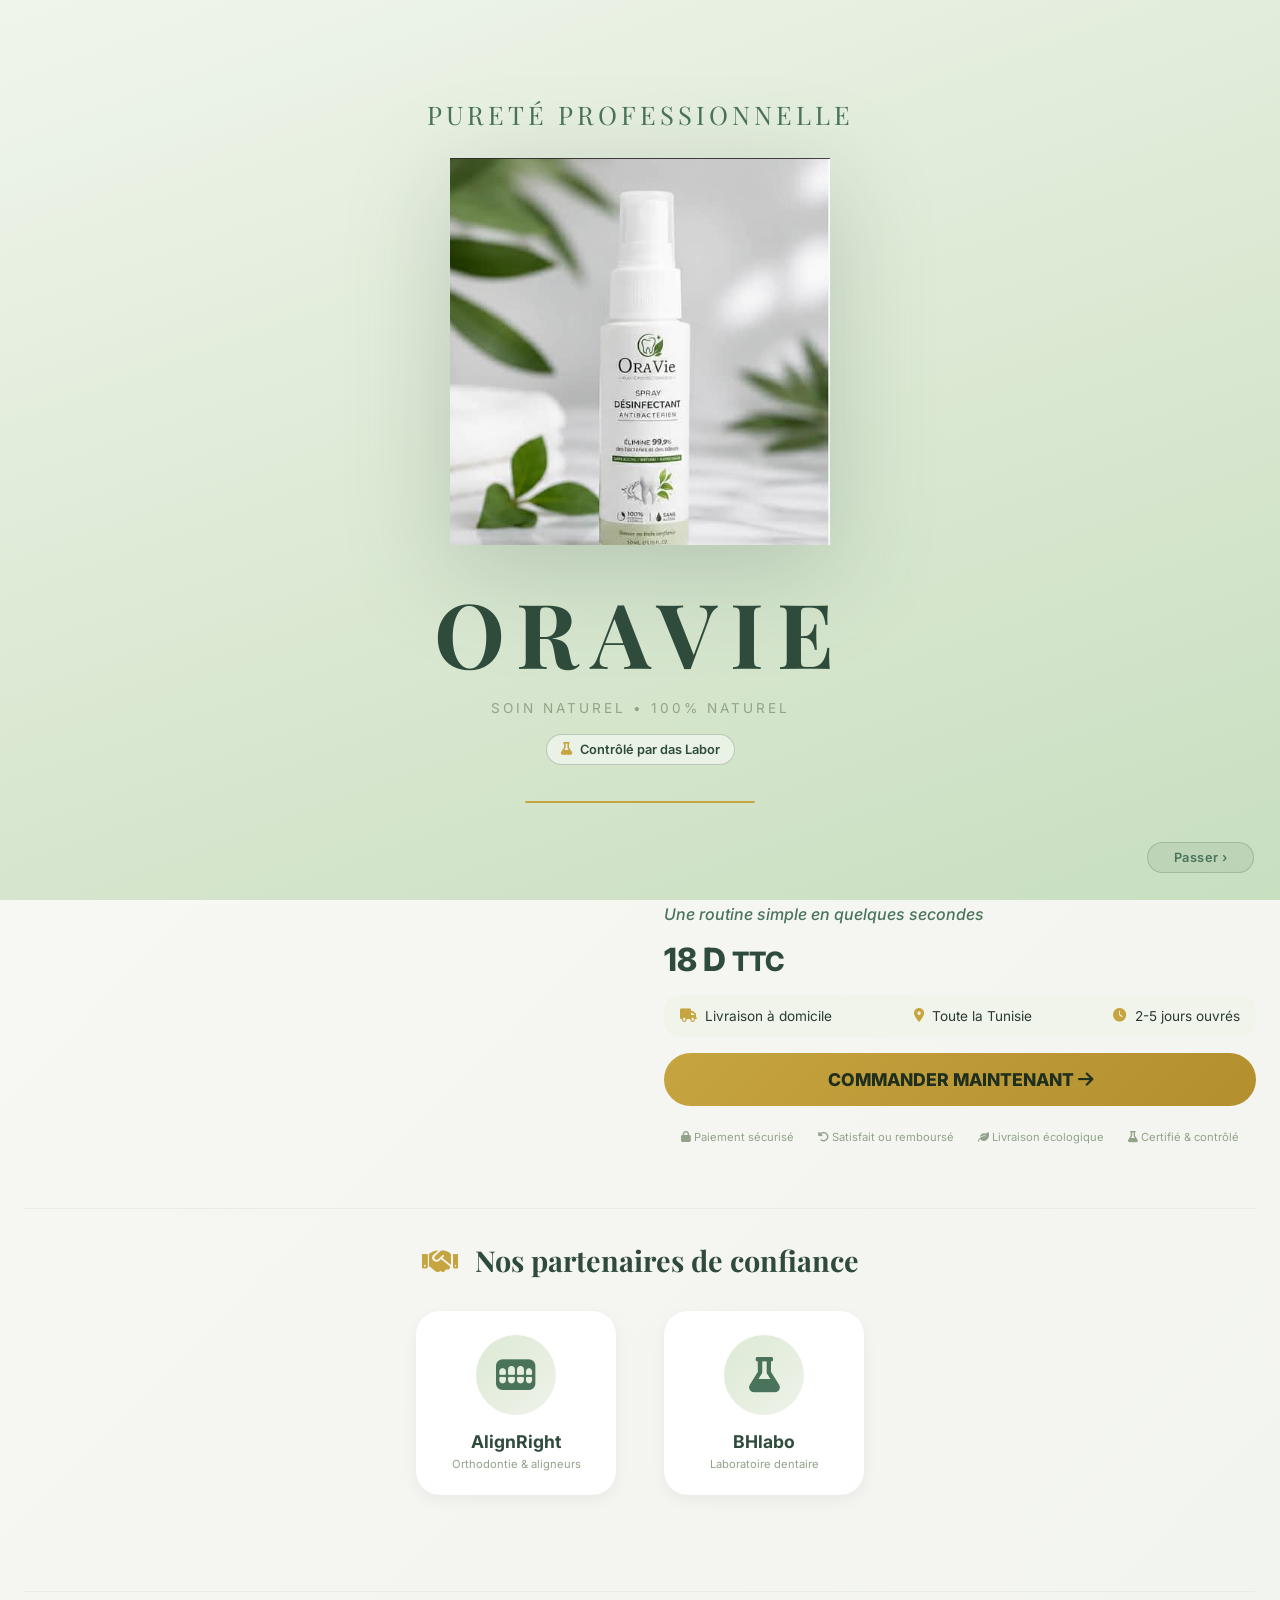
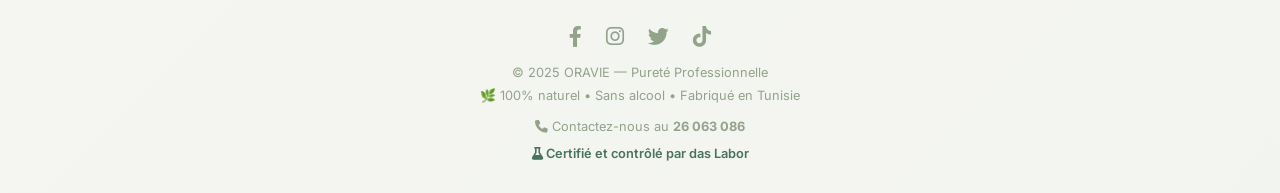
<file: index.html>
<!DOCTYPE html>
<html lang="fr">
<head>
  <meta charset="UTF-8">
  <meta name="viewport" content="width=device-width, initial-scale=1.0, viewport-fit=cover">
  <title>ORAVIE | Spray Désinfectant Antibactérien - 100% naturel</title>
  <link rel="preconnect" href="https://fonts.googleapis.com">
  <link rel="preconnect" href="https://fonts.gstatic.com" crossorigin>
  <link href="https://fonts.googleapis.com/css2?family=Inter:opsz,wght@14..32,300;400;500;600;700;800&family=Playfair+Display:ital,wght@0,400;0,500;0,600;0,700;1,400&display=swap" rel="stylesheet">
  <link rel="stylesheet" href="https://cdnjs.cloudflare.com/ajax/libs/font-awesome/6.0.0-beta3/css/all.min.css">
  <style>
    * {
      margin: 0;
      padding: 0;
      box-sizing: border-box;
    }

    body {
      background: linear-gradient(135deg, #F9F8F6 0%, #F2F4EF 100%);
      font-family: 'Inter', sans-serif;
      color: #2C3A2F;
      min-height: 100vh;
    }

    /* Animations */
    @keyframes fadeInUp {
      from { opacity: 0; transform: translateY(40px); }
      to { opacity: 1; transform: translateY(0); }
    }

    @keyframes fadeIn {
      from { opacity: 0; }
      to { opacity: 1; }
    }

    @keyframes scaleIn {
      from { opacity: 0; transform: scale(0.9); }
      to { opacity: 1; transform: scale(1); }
    }

    @keyframes float {
      0%, 100% { transform: translateY(0px); }
      50% { transform: translateY(-12px); }
    }

    @keyframes pulse {
      0% { box-shadow: 0 0 0 0 rgba(198, 164, 63, 0.4); }
      70% { box-shadow: 0 0 0 15px rgba(198, 164, 63, 0); }
      100% { box-shadow: 0 0 0 0 rgba(198, 164, 63, 0); }
    }

    .container {
      max-width: 1280px;
      margin: 0 auto;
      padding: 2rem 1.5rem;
    }

    /* Header */
    .header {
      display: flex;
      justify-content: space-between;
      align-items: center;
      flex-wrap: wrap;
      margin-bottom: 2rem;
      padding-bottom: 1rem;
      border-bottom: 1px solid #E9EDE4;
    }

    .logo {
      display: flex;
      align-items: center;
      gap: 12px;
      text-decoration: none;
      color: inherit;
    }

    .logo-icon {
      background: #DCE9D4;
      width: 50px;
      height: 50px;
      border-radius: 60%;
      display: flex;
      align-items: center;
      justify-content: center;
      font-size: 1.8rem;
      color: #4A735C;
    }

    .logo-text {
      font-family: 'Playfair Display', serif;
      font-size: 1.6rem;
      font-weight: 600;
      color: #2F4B3C;
    }

    .logo-tag {
      font-size: 0.7rem;
      letter-spacing: 2px;
      color: #A0B298;
    }

    .phone-link {
      display: flex;
      align-items: center;
      gap: 8px;
      padding: 12px 20px;
      background: #F0F4EB;
      border-radius: 50px;
      color: #4A735C;
      font-weight: 600;
      text-decoration: none;
      transition: all 0.3s ease;
      font-size: 1rem;
    }

    .phone-link:hover {
      background: #C6A43F;
      color: white;
    }

    .phone-link i {
      font-size: 1.2rem;
    }

    .email-link {
      display: flex;
      align-items: center;
      gap: 8px;
      padding: 12px 20px;
      background: #F0F4EB;
      border-radius: 50px;
      color: #4A735C;
      font-weight: 600;
      text-decoration: none;
      transition: all 0.3s ease;
      font-size: 1rem;
    }

    .email-link:hover {
      background: #C6A43F;
      color: white;
    }

    .email-link i {
      font-size: 1.2rem;
    }

    .contact-links {
      display: flex;
      gap: 1rem;
      align-items: center;
    }

    /* Hero Section */
    .hero {
      display: flex;
      flex-wrap: wrap;
      gap: 3rem;
      margin-bottom: 4rem;
    }

    .hero-left {
      flex: 1;
      min-width: 280px;
    }

    .hero-right {
      flex: 1;
      min-width: 280px;
      animation: fadeInUp 0.7s ease-out 0.2s both;
    }

    /* Image produit */
    .product-image-container {
      position: relative;
      background: linear-gradient(145deg, #EFF3EA, #E6ECE0);
      border-radius: 2rem;
      padding: 2rem;
      display: flex;
      justify-content: center;
      align-items: center;
      animation: scaleIn 0.8s cubic-bezier(0.2, 0.9, 0.4, 1.1) 0.1s both;
    }

    /* Badge de contrôle labo superposé sur l'image */
    .certif-sticker {
      position: absolute;
      top: 16px;
      right: 16px;
      display: flex;
      align-items: center;
      gap: 9px;
      background: #2F4B3C;
      color: #fff;
      padding: 9px 13px;
      border-radius: 1rem;
      font-size: 0.72rem;
      line-height: 1.2;
      text-decoration: none;
      box-shadow: 0 6px 16px rgba(0,0,0,0.2);
      z-index: 3;
      transition: 0.2s;
    }
    .certif-sticker i { color: #C6A43F; font-size: 1.25rem; }
    .certif-sticker strong { color: #fff; }
    .certif-sticker:hover { background: #4A735C; transform: translateY(-1px); }

    .product-image {
      width: 100%;
      max-width: 300px;
      height: auto;
      animation: float 4s ease-in-out infinite;
      border-radius: 20px;
      box-shadow: 0 20px 35px -12px rgba(0,0,0,0.2);
    }

    /* Galerie d'images */
    .gallery {
      margin-top: 1.5rem;
      display: flex;
      gap: 1rem;
      justify-content: center;
      flex-wrap: wrap;
    }

    .gallery-item {
      width: 80px;
      height: 80px;
      border-radius: 1rem;
      overflow: hidden;
      cursor: pointer;
      border: 2px solid transparent;
      transition: all 0.3s ease;
      background: #EFF3EA;
      display: flex;
      align-items: center;
      justify-content: center;
    }

    .gallery-item:hover {
      transform: scale(1.05);
      border-color: #C6A43F;
    }

    .gallery-item.active {
      border-color: #C6A43F;
      box-shadow: 0 0 0 2px rgba(198,164,63,0.3);
    }

    .gallery-img {
      width: 100%;
      height: 100%;
      object-fit: cover;
    }

    .gallery-placeholder {
      font-size: 2rem;
      color: #A0B298;
    }

    /* Badge */
    .badge {
      background: #F0F4EB;
      display: inline-block;
      padding: 8px 18px;
      border-radius: 40px;
      font-weight: 700;
      font-size: 0.8rem;
      margin-bottom: 1rem;
      color: #2F4B3C;
    }

    h1 {
      font-family: 'Playfair Display', serif;
      font-size: 2.5rem;
      font-weight: 700;
      color: #2F4B3C;
      line-height: 1.2;
      margin-bottom: 0.5rem;
    }

    .subtitle {
      font-size: 1rem;
      color: #6B8265;
      margin-bottom: 1.5rem;
      font-weight: 500;
    }

    /* Description produit */
    .description {
      margin: 1.5rem 0;
      line-height: 1.6;
      color: #4A5D45;
    }

    .features {
      background: #F9FBF7;
      border-radius: 1.5rem;
      padding: 1.2rem 1.5rem;
      margin: 1.5rem 0;
    }

    .feature-row {
      display: flex;
      align-items: center;
      gap: 12px;
      margin: 10px 0;
      font-size: 0.9rem;
      font-weight: 500;
    }

    .feature-row i {
      width: 24px;
      color: #C6A43F;
    }

    .price {
      font-size: 2rem;
      font-weight: 800;
      color: #2F4B3C;
      margin: 1rem 0;
    }

    .delivery-tunisia {
      background: #F0F4EB;
      border-radius: 1rem;
      padding: 0.8rem 1rem;
      margin: 1rem 0;
      font-size: 0.85rem;
      display: flex;
      flex-wrap: wrap;
      gap: 1rem;
      justify-content: space-between;
    }

    .delivery-item {
      display: flex;
      align-items: center;
      gap: 8px;
    }

    .delivery-item i {
      color: #C6A43F;
    }

    .btn-commander {
      display: inline-block;
      background: linear-gradient(135deg, #C6A43F 0%, #B38F2E 100%);
      border: none;
      border-radius: 60px;
      padding: 16px 32px;
      font-weight: 800;
      font-size: 1.1rem;
      color: #1F2F1F;
      cursor: pointer;
      text-decoration: none;
      text-align: center;
      width: 100%;
      animation: pulse 2s infinite;
      transition: all 0.3s ease;
    }

    .btn-commander:hover {
      transform: scale(1.02);
      background: linear-gradient(135deg, #D4B04A 0%, #C6A43F 100%);
      animation: none;
    }

    .security {
      display: flex;
      justify-content: center;
      gap: 1.5rem;
      margin-top: 1.5rem;
      font-size: 0.7rem;
      color: #92A389;
      flex-wrap: wrap;
    }

    /* Certification das Labor */
    .certif-badge {
      display: flex;
      align-items: center;
      gap: 10px;
      background: #EAF3E6;
      border: 1px solid #D4E6CC;
      border-radius: 1rem;
      padding: 12px 16px;
      margin: 1.2rem 0;
      text-decoration: none;
      color: #2F4B3C;
      font-size: 0.9rem;
      font-weight: 600;
      transition: 0.2s;
    }
    .certif-badge:hover { background: #DFEFD8; border-color: #4A735C; }
    .certif-badge > i:first-child { color: #4A735C; font-size: 1.05rem; width: 20px; }
    .certif-badge .certif-ext { font-size: 0.7rem; color: #7D8F76; margin-left: auto; }
    .security a.security-link { color: #92A389; text-decoration: none; }
    .security a.security-link:hover { color: #4A735C; text-decoration: underline; }

    /* Section Partenaires */
    .partners-section {
      margin: 4rem 0;
      padding: 2rem 0;
      border-top: 1px solid #E9EDE4;
    }

    .section-title {
      text-align: center;
      font-family: 'Playfair Display', serif;
      font-size: 1.8rem;
      margin-bottom: 2rem;
      color: #2F4B3C;
    }

    .section-title i {
      color: #C6A43F;
      margin-right: 10px;
    }

    .partners-grid {
      display: flex;
      flex-wrap: wrap;
      justify-content: center;
      align-items: center;
      gap: 3rem;
    }

    .partner-card {
      text-align: center;
      padding: 1.5rem;
      background: white;
      border-radius: 1.5rem;
      width: 200px;
      transition: all 0.3s ease;
      box-shadow: 0 5px 15px rgba(0,0,0,0.05);
    }

    .partner-card:hover {
      transform: translateY(-5px);
      box-shadow: 0 15px 30px rgba(0,0,0,0.1);
    }

    .partner-icon {
      width: 80px;
      height: 80px;
      background: linear-gradient(135deg, #DCE9D4, #EFF3EA);
      border-radius: 50%;
      display: flex;
      align-items: center;
      justify-content: center;
      margin: 0 auto 1rem;
      font-size: 2.2rem;
      color: #4A735C;
    }

    .partner-name {
      font-weight: 700;
      font-size: 1.1rem;
      color: #2F4B3C;
    }

    .partner-desc {
      font-size: 0.7rem;
      color: #92A389;
      margin-top: 5px;
    }

    /* Section Avis clients */
    .testimonials-section {
      margin: 4rem 0;
      padding: 2rem 0;
      border-top: 1px solid #E9EDE4;
      border-bottom: 1px solid #E9EDE4;
    }

    .testimonials-grid {
      display: flex;
      flex-wrap: wrap;
      gap: 2rem;
      justify-content: center;
    }

    .testimonial-card {
      background: white;
      border-radius: 1.5rem;
      padding: 1.5rem;
      width: 320px;
      box-shadow: 0 8px 20px rgba(0,0,0,0.05);
      transition: transform 0.3s ease;
      animation: fadeInUp 0.6s ease-out;
      animation-fill-mode: both;
    }

    .testimonial-card:hover {
      transform: translateY(-5px);
    }

    .testimonial-card:nth-child(1) { animation-delay: 0.1s; }
    .testimonial-card:nth-child(2) { animation-delay: 0.2s; }
    .testimonial-card:nth-child(3) { animation-delay: 0.3s; }

    .stars {
      color: #C6A43F;
      margin-bottom: 1rem;
      font-size: 0.9rem;
    }

    .testimonial-text {
      font-style: italic;
      line-height: 1.5;
      margin-bottom: 1rem;
      color: #3A4D35;
    }

    .testimonial-author {
      display: flex;
      align-items: center;
      gap: 12px;
      margin-top: 1rem;
    }

    .author-avatar {
      width: 45px;
      height: 45px;
      border-radius: 50%;
      background: #DCE9D4;
      display: flex;
      align-items: center;
      justify-content: center;
      font-size: 1.2rem;
      color: #4A735C;
    }

    .author-info {
      flex: 1;
    }

    .author-name {
      font-weight: 700;
      font-size: 0.9rem;
    }

    .author-date {
      font-size: 0.7rem;
      color: #92A389;
    }

    .verified-badge {
      color: #4A735C;
      font-size: 0.7rem;
      margin-top: 0.5rem;
    }

    .verified-badge i {
      color: #C6A43F;
    }

    /* Note moyenne */
    .rating-summary {
      text-align: center;
      margin-bottom: 2rem;
    }

    .big-rating {
      font-size: 3rem;
      font-weight: 800;
      color: #C6A43F;
      display: inline-block;
      margin-right: 10px;
    }

    .rating-text {
      display: inline-block;
      vertical-align: middle;
    }

    /* Footer */
    .footer {
      margin-top: 3rem;
      padding-top: 2rem;
      text-align: center;
      color: #92A389;
      font-size: 0.8rem;
      border-top: 1px solid #E9EDE4;
    }

    .footer-social {
      display: flex;
      justify-content: center;
      gap: 1.5rem;
      margin-bottom: 1rem;
    }

    .footer-social a {
      color: #92A389;
      font-size: 1.3rem;
      transition: color 0.3s;
    }

    .footer-social a:hover {
      color: #C6A43F;
    }

    /* Responsive */
    @media (max-width: 768px) {
      h1 { font-size: 1.8rem; }
      .hero { flex-direction: column; }
      .container { padding: 1rem; }
      .testimonials-grid { flex-direction: column; align-items: center; }
      .partners-grid { gap: 1.5rem; }
      .header { flex-direction: column; gap: 1rem; }
      .contact-links { width: 100%; flex-direction: column; }
      .phone-link, .email-link { width: 100%; justify-content: center; }
    }

    /* ── SPLASH SCREEN ─────────────────────────────────────── */
    @keyframes splashFadeIn  { from { opacity:0; transform:translateY(18px); } to { opacity:1; transform:translateY(0); } }
    @keyframes splashFloat   { 0%,100% { transform:translateY(0); } 50% { transform:translateY(-10px); } }
    @keyframes splashBarFill { from { width:0%; } to { width:100%; } }
    @keyframes splashOut     { from { opacity:1; } to { opacity:0; } }

    #splash {
      position: fixed;
      inset: 0;
      z-index: 9999;
      background: linear-gradient(160deg, #f0f5ec 0%, #dce9d4 50%, #c8dfc0 100%);
      display: flex;
      flex-direction: column;
      align-items: center;
      justify-content: center;
      gap: 0;
      transition: opacity 0.8s ease;
    }
    #splash.hidden { opacity:0; pointer-events:none; }
    body.splash-active { overflow: hidden; }

    #splash-tagline {
      font-family: 'Playfair Display', serif;
      font-size: 2vw;
      letter-spacing: 4px;
      text-transform: uppercase;
      color: #4A735C;
      opacity: 0;
      animation: splashFadeIn 0.7s ease 0.2s forwards;
      margin-bottom: 3vh;
    }
    #splash-img {
      width: 30vw;
      max-width: 380px;
      min-width: 140px;
      filter: drop-shadow(0 2vw 4vw rgba(47,75,60,0.22));
      opacity: 0;
      animation: splashFadeIn 0.8s ease 0.5s forwards,
                 splashFloat 3.5s ease-in-out 1.3s infinite;
    }
    #splash-brand {
      font-family: 'Playfair Display', serif;
      font-size: 7vw;
      font-weight: 700;
      color: #2F4B3C;
      letter-spacing: 1vw;
      opacity: 0;
      animation: splashFadeIn 0.7s ease 0.9s forwards;
      margin-top: 3vh;
    }
    #splash-sub {
      font-size: clamp(0.65rem, 1.4vw, 0.85rem);
      letter-spacing: 3px;
      text-transform: uppercase;
      color: #92A389;
      opacity: 0;
      animation: splashFadeIn 0.7s ease 1.1s forwards;
      margin-top: 1vh;
    }
    #splash-certif {
      display: inline-flex;
      align-items: center;
      gap: 8px;
      margin-top: 2vh;
      padding: 7px 14px;
      border: 1px solid rgba(47,75,60,0.25);
      border-radius: 999px;
      background: rgba(255,255,255,0.5);
      color: #2F4B3C;
      font-size: 0.8rem;
      font-weight: 600;
      text-decoration: none;
      opacity: 0;
      animation: splashFadeIn 0.7s ease 1.2s forwards;
    }
    #splash-certif i { color: #C6A43F; }
    #splash-bar-wrap {
      width: 18vw;
      min-width: 120px;
      height: 2px;
      background: rgba(47,75,60,0.15);
      border-radius: 2px;
      margin-top: 4vh;
      opacity: 0;
      animation: splashFadeIn 0.5s ease 1.3s forwards;
      overflow: hidden;
    }
    #splash-bar {
      height: 2px;
      width: 0%;
      background: #C6A43F;
      border-radius: 2px;
      animation: splashBarFill 2.8s ease 1.5s forwards;
    }
    #splash-skip {
      position: absolute;
      bottom: 3vh;
      right: 2vw;
      background: rgba(47,75,60,0.08);
      color: #4A735C;
      border: 1px solid rgba(47,75,60,0.2);
      border-radius: 2rem;
      padding: 0.8vh 2vw;
      font-size: clamp(0.65rem, 1.2vw, 0.8rem);
      font-family: 'Inter', sans-serif;
      font-weight: 600;
      letter-spacing: 0.5px;
      cursor: pointer;
      transition: background 0.2s;
      opacity: 0;
      animation: splashFadeIn 0.5s ease 1.5s forwards;
    }
    #splash-skip:hover { background: rgba(47,75,60,0.15); }
  </style>
</head>
<body class="splash-active">

  <!-- SPLASH SCREEN -->
  <div id="splash">
    <div id="splash-tagline">Pureté Professionnelle</div>
    <img id="splash-img" src="spray5.png" alt="ORAVIE">
    <div id="splash-brand">ORAVIE</div>
    <div id="splash-sub">Soin Naturel &bull; 100% Naturel</div>
    <a id="splash-certif" href="https://www.daslabor.com/" target="_blank" rel="noopener"><i class="fas fa-flask"></i> Contrôlé par das Labor</a>
    <div id="splash-bar-wrap"><div id="splash-bar"></div></div>
    <button id="splash-skip">Passer &rsaquo;</button>
  </div>

  <div class="container">
    <!-- Header avec liens sociaux -->
    <div class="header">
      <a href="index.html" class="logo">
        <div class="logo-icon"><i class="fas fa-leaf"></i></div>
        <div>
          <div class="logo-text">ORAVIE</div>
          <div class="logo-tag">— PURETÉ PROFESSIONNELLE —</div>
        </div>
      </a>
      <div class="contact-links">
        <a href="tel:+21626063086" class="phone-link" title="Appeler">
          <i class="fas fa-phone"></i> 26 063 086
        </a>
        <a href="mailto:contact@oravie.tn" class="email-link" title="Envoyer un email">
          <i class="fas fa-envelope"></i> contact@oravie.tn
        </a>
      </div>
    </div>

    <!-- Hero Section -->
    <div class="hero">
      <div class="hero-left">
        <div class="product-image-container">
          <a href="https://www.daslabor.com/" target="_blank" rel="noopener" class="certif-sticker" title="Contrôlé par das Labor">
            <i class="fas fa-flask"></i>
            <span>Contrôlé par<br><strong>das Labor</strong></span>
          </a>
          <img src="spray.jpg" alt="Spray désinfectant ORAVIE" class="product-image" id="mainImage">
        </div>
        
        <!-- Galerie d'images -->
        <div class="gallery" id="gallery">
          <div class="gallery-item active" data-image="spray.jpg">
            <img src="spray.jpg" alt="Vue 1" class="gallery-img" onerror="this.parentElement.innerHTML='<i class=\'fas fa-spray-can-sparkles gallery-placeholder\'></i>'">
          </div>
          <div class="gallery-item" data-image="spray3.png">
            <img src="spray3.png" alt="Vue 2" class="gallery-img" onerror="this.parentElement.innerHTML='<i class=\'fas fa-camera gallery-placeholder\'></i>'">
          </div>
          <div class="gallery-item" data-image="spray4.png">
               <img src="spray4.png" alt="Vue 2" class="gallery-img" onerror="this.parentElement.innerHTML='<i class=\'fas fa-camera gallery-placeholder\'></i>'">
          </div>
          <div class="gallery-item" data-image="spray5.png">
            <img src="spray5.png" alt="Vue 2" class="gallery-img" onerror="this.parentElement.innerHTML='<i class=\'fas fa-camera gallery-placeholder\'></i>'">
          </div>
        </div>
        <p style="text-align: center; font-size: 0.7rem; margin-top: 0.5rem; color:#A0B298;">
          <i class="fas fa-info-circle"></i> Cliquez sur les miniatures pour voir les photos
        </p>
      </div>

      <div class="hero-right">
        <div class="badge">
          <i class="fas fa-biohazard"></i> ÉLIMINE 99,9% DES BACTÉRIES
        </div>
        <h1>SPRAY DÉSINFECTANT<br>ANTIBACTÉRIEN</h1>
        <div class="subtitle">Désinfecte • Nettoie • Rafraîchit | 50 ml ℮</div>
        
        <div class="description">
          <p>Le spray désinfectant ORAVIE est conçu pour une <strong>pureté professionnelle</strong> au quotidien. 
          Sa formule unique élimine 99,9% des bactéries tout en respectant les surfaces. 100% d'origine naturelle.</p>
          <br>
           <p> 1.	Retirez votre gouttière ou appareil <br>
	2.	Vaporisez 2 à 3 fois <br>
	3.	Laissez agir quelques secondes <br>
	4.	Replacez votre appareil</p>
          <p><strong>Idéal pour :</strong> Gouttières dentaires, prothèses dentaires.</p>
        </div>
        
        <div class="features">
          <div class="feature-row"><i class="fas fa-check-circle"></i> <span>Convient à tous types d'appareils dentaires : gouttières et prothèses</span></div>
          <div class="feature-row"><i class="fas fa-check-circle"></i> <span>Aide à prévenir les taches liées au café et au thé</span></div>
          <div class="feature-row"><i class="fas fa-check-circle"></i> <span>Procure une sensation durable de fraîcheur</span></div>
          <div class="feature-row"><i class="fas fa-check-circle"></i> <span>Réduit les mauvaises odeurs</span></div>
          <div class="feature-row"><i class="fas fa-check-circle"></i> <span>Limite l'adhérence des aliments</span></div>
          <div class="feature-row"><i class="fas fa-check-circle"></i> <span>Utilisation simple et rapide</span></div>
          <div class="feature-row"><i class="fas fa-check-circle"></i> <span>Format pratique à transporter</span></div>
        </div>

        <a href="https://www.daslabor.com/" target="_blank" rel="noopener" class="certif-badge">
          <i class="fas fa-flask"></i>
          <span>Certifié et contrôlé par <strong>das Labor</strong></span>
          <i class="fas fa-external-link-alt certif-ext"></i>
        </a>

        <p style="margin-top: 1rem; font-style: italic; color: #4A735C; font-weight: 500;">Une routine simple en quelques secondes</p>
        
        <div class="price">
          18 D <small>TTC</small>
        </div>

        <!-- Livraison Tunisie -->
        <div class="delivery-tunisia">
          <div class="delivery-item"><i class="fas fa-truck"></i> Livraison à domicile</div>
          <div class="delivery-item"><i class="fas fa-map-marker-alt"></i> Toute la Tunisie</div>
          <div class="delivery-item"><i class="fas fa-clock"></i> 2-5 jours ouvrés</div>
          
        </div>
        
        <a href="commande.html" class="btn-commander">
          COMMANDER MAINTENANT
          <i class="fas fa-arrow-right"></i>
        </a>
        
        <div class="security">
          <span><i class="fas fa-lock"></i> Paiement sécurisé</span>
          <span><i class="fas fa-undo-alt"></i> Satisfait ou remboursé</span>
          <span><i class="fas fa-leaf"></i> Livraison écologique</span>
          <a href="https://www.daslabor.com/" target="_blank" rel="noopener" class="security-link"><i class="fas fa-flask"></i> Certifié &amp; contrôlé</a>
        </div>
      </div>
    </div>

    <!-- SECTION PARTENAIRES -->
    <div class="partners-section">
      <h2 class="section-title">
        <i class="fas fa-handshake"></i> Nos partenaires de confiance
      </h2>
      <div class="partners-grid">
        <!-- Partenaire 1 : AlignRight -->
        <div class="partner-card">
          <div class="partner-icon">
            <i class="fas fa-teeth"></i>
          </div>
          <div class="partner-name">AlignRight</div>
          <div class="partner-desc">Orthodontie & aligneurs</div>
        </div>
        <!-- Partenaire 2 : BHlabo -->
        <div class="partner-card">
          <div class="partner-icon">
            <i class="fas fa-flask"></i>
          </div>
          <div class="partner-name">BHlabo</div>
          <div class="partner-desc">Laboratoire dentaire</div>
        </div>
        <!-- Partenaire 3 : Dr Gsim -->
        
        
      </div>
    </div>

    <!-- SECTION AVIS CLIENTS -->
    

    <!-- Footer avec liens sociaux -->
    <div class="footer">
      <div class="footer-social">
        <a href="https://facebook.com" target="_blank"><i class="fab fa-facebook-f"></i></a>
        <a href="https://instagram.com" target="_blank"><i class="fab fa-instagram"></i></a>
        <a href="#" target="_blank"><i class="fab fa-twitter"></i></a>
        <a href="#" target="_blank"><i class="fab fa-tiktok"></i></a>
      </div>
      <p>© 2025 ORAVIE — Pureté Professionnelle</p>
      <p style="margin-top: 0.5rem;">🌿 100% naturel • Sans alcool • Fabriqué en Tunisie</p>
      <p style="margin-top: 1rem;"><i class="fas fa-phone"></i> Contactez-nous au <strong>26 063 086</strong></p>
      <p style="margin-top: 0.8rem;"><a href="https://www.daslabor.com/" target="_blank" rel="noopener" style="color:#4A735C;text-decoration:none;font-weight:600;"><i class="fas fa-flask"></i> Certifié et contrôlé par das Labor</a></p>
    </div>
  </div>

  <script>
    // Gestion de la galerie
    const galleryItems = document.querySelectorAll('.gallery-item');
    const mainImage = document.getElementById('mainImage');
    
    galleryItems.forEach(item => {
      item.addEventListener('click', function() {
        galleryItems.forEach(i => i.classList.remove('active'));
        this.classList.add('active');
        
        const imageSrc = this.getAttribute('data-image');
        if (imageSrc && !imageSrc.includes('undefined')) {
          mainImage.src = imageSrc;
        }
      });
    });

    // ── SPLASH SCREEN ─────────────────────────────────────────
    (function() {
      if (sessionStorage.getItem('splash_done')) {
        var s = document.getElementById('splash');
        s.style.display = 'none';
        document.body.classList.remove('splash-active');
        return;
      }
      var splash = document.getElementById('splash');
      var skip   = document.getElementById('splash-skip');

      function closeSplash() {
        sessionStorage.setItem('splash_done', '1');
        splash.classList.add('hidden');
        document.body.classList.remove('splash-active');
        setTimeout(function() { splash.style.display = 'none'; }, 800);
      }

      // Fermeture auto après 4.5s (barre finit en 4.3s)
      setTimeout(closeSplash, 4500);
      skip.addEventListener('click', closeSplash);
    })();
  </script>
</body>
</html>
</file>
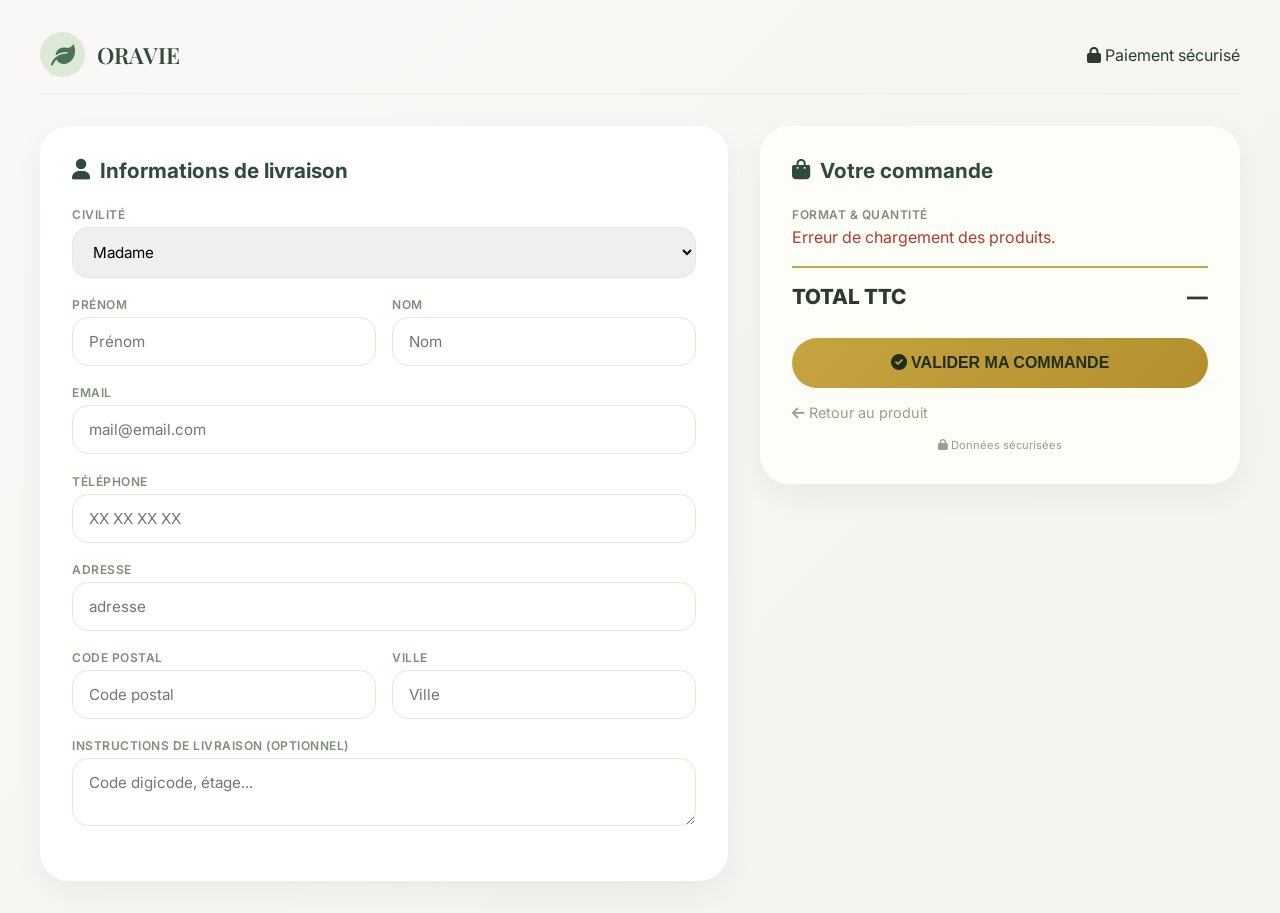
<file: commande.html>
<!DOCTYPE html>
<html lang="fr">
<head>
  <meta charset="UTF-8">
  <meta name="viewport" content="width=device-width, initial-scale=1.0">
  <title>ORAVIE | Finaliser ma commande</title>
  <link rel="preconnect" href="https://fonts.googleapis.com">
  <link rel="preconnect" href="https://fonts.gstatic.com" crossorigin>
  <link href="https://fonts.googleapis.com/css2?family=Inter:opsz,wght@14..32,300;400;500;600;700;800&family=Playfair+Display:wght@400;500;600;700&display=swap" rel="stylesheet">
  <link rel="stylesheet" href="https://cdnjs.cloudflare.com/ajax/libs/font-awesome/6.0.0-beta3/css/all.min.css">
  <style>
    * {
      margin: 0;
      padding: 0;
      box-sizing: border-box;
    }

    body {
      background: linear-gradient(135deg, #F9F8F6 0%, #F2F4EF 100%);
      font-family: 'Inter', sans-serif;
      color: #2C3A2F;
      min-height: 100vh;
      padding: 2rem 1.5rem;
    }

    @keyframes fadeInUp {
      from { opacity: 0; transform: translateY(30px); }
      to { opacity: 1; transform: translateY(0); }
    }

    .container {
      max-width: 1200px;
      margin: 0 auto;
    }

    /* Header */
    .header {
      display: flex;
      justify-content: space-between;
      align-items: center;
      flex-wrap: wrap;
      margin-bottom: 2rem;
      padding-bottom: 1rem;
      border-bottom: 1px solid #E9EDE4;
    }

    .logo {
      display: flex;
      align-items: center;
      gap: 12px;
      text-decoration: none;
      color: inherit;
    }

    .logo-icon {
      background: #DCE9D4;
      width: 45px;
      height: 45px;
      border-radius: 60%;
      display: flex;
      align-items: center;
      justify-content: center;
      font-size: 1.5rem;
      color: #4A735C;
    }

    .logo-text {
      font-family: 'Playfair Display', serif;
      font-size: 1.4rem;
      font-weight: 600;
      color: #2F4B3C;
    }

    /* Layout 2 colonnes */
    .checkout-grid {
      display: flex;
      flex-wrap: wrap;
      gap: 2rem;
      animation: fadeInUp 0.6s ease-out;
    }

    .form-section {
      flex: 1.2;
      min-width: 280px;
      background: white;
      border-radius: 1.8rem;
      padding: 2rem;
      box-shadow: 0 10px 30px rgba(0,0,0,0.05);
    }

    .summary-section {
      flex: 0.8;
      min-width: 280px;
      background: #FEFEF9;
      border-radius: 1.8rem;
      padding: 2rem;
      box-shadow: 0 10px 30px rgba(0,0,0,0.05);
      height: fit-content;
      position: sticky;
      top: 2rem;
    }

    h2 {
      font-size: 1.3rem;
      margin-bottom: 1.5rem;
      display: flex;
      align-items: center;
      gap: 10px;
      color: #2F4B3C;
    }

    .form-group {
      margin-bottom: 1.2rem;
    }

    label {
      font-size: 0.75rem;
      font-weight: 600;
      text-transform: uppercase;
      letter-spacing: 0.5px;
      color: #7D8F76;
      display: block;
      margin-bottom: 5px;
    }

    input:not(.qty-val), select, textarea {
      width: 100%;
      padding: 14px 16px;
      border-radius: 1rem;
      border: 1.5px solid #E2E9DA;
      font-family: 'Inter', sans-serif;
      font-size: 0.95rem;
      transition: 0.2s;
    }

    input:not(.qty-val):focus, select:focus {
      outline: none;
      border-color: #C6A43F;
      box-shadow: 0 0 0 3px rgba(198,164,63,0.1);
    }

    .row-2 {
      display: flex;
      gap: 1rem;
    }
    .row-2 > div { flex: 1; }

    /* Résumé commande */
    .product-row {
      display: flex;
      gap: 1rem;
      margin-bottom: 1rem;
      padding-bottom: 1rem;
      border-bottom: 1px solid #ECF0E5;
    }

    .product-thumb {
      width: 60px;
      height: 60px;
      background: #EFF3EA;
      border-radius: 1rem;
      display: flex;
      align-items: center;
      justify-content: center;
    }

    .product-details {
      flex: 1;
    }

    .product-title {
      font-weight: 700;
    }

    .price-row {
      display: flex;
      justify-content: space-between;
      margin: 0.8rem 0;
    }

    .total {
      font-size: 1.3rem;
      font-weight: 800;
      border-top: 2px solid #C6A43F;
      padding-top: 1rem;
      margin-top: 0.5rem;
    }

    .btn-valider {
      width: 100%;
      background: linear-gradient(135deg, #C6A43F, #B38F2E);
      border: none;
      border-radius: 2rem;
      padding: 16px;
      font-weight: 800;
      font-size: 1rem;
      color: #1F2F1F;
      cursor: pointer;
      margin-top: 1rem;
      transition: all 0.3s;
    }

    .btn-valider:hover {
      transform: scale(1.01);
      background: #D4B04A;
    }

    .back-link {
      display: inline-block;
      margin-top: 1rem;
      color: #92A389;
      text-decoration: none;
      font-size: 0.9rem;
    }

    /* Sélection produit */
    .product-options { display: flex; flex-direction: column; gap: 0.8rem; margin-bottom: 1.2rem; }

    .product-option {
      display: flex;
      align-items: center;
      gap: 12px;
      padding: 14px 16px;
      border: 2px solid #E2E9DA;
      border-radius: 1rem;
      cursor: pointer;
      transition: 0.2s;
      position: relative;
    }
    .product-option:hover:not(.epuise) { border-color: #C6A43F; }
    .product-option.selected { border-color: #C6A43F; background: #FFFBF0; }
    .product-option.epuise { opacity: 0.45; cursor: not-allowed; background: #F5F5F5; }

    .product-option input[type=checkbox] { accent-color: #C6A43F; width: 18px; height: 18px; flex-shrink: 0; }

    .option-label { flex: 1; font-weight: 600; font-size: 0.95rem; }
    .option-desc  { font-size: 0.78rem; color: #92A389; font-weight: 400; }
    .option-prix  { font-weight: 800; color: #2F4B3C; white-space: nowrap; }

    /* Quantité par produit dans l'option */
    .option-qty { display: none; align-items: center; gap: 0; border: 1.5px solid #E2E9DA; border-radius: 0.8rem; overflow: hidden; margin-top: 8px; flex-shrink: 0; }
    .product-option.selected .option-qty { display: flex; }
    .oqty-btn { background: #F4F7F1; border: none; width: 30px; height: 30px; font-size: 1rem; cursor: pointer; color: #4A735C; font-weight: 700; }
    .oqty-btn:hover { background: #E2EDD9; }
    .oqty-val { width: 36px; text-align: center; font-weight: 700; font-size: 0.9rem; color: #3A8A4A; border: none; outline: none; background: transparent; padding: 0; }
    .oqty-val::-webkit-inner-spin-button, .oqty-val::-webkit-outer-spin-button { -webkit-appearance: none; }
    .oqty-val[type=number] { -moz-appearance: textfield; }

    .badge-epuise {
      position: absolute;
      right: 14px;
      top: 50%;
      transform: translateY(-50%);
      background: #E8E8E8;
      color: #999;
      font-size: 0.7rem;
      font-weight: 700;
      padding: 3px 8px;
      border-radius: 1rem;
      letter-spacing: 0.5px;
    }

    /* Quantité */
    .qty-row { display: flex; align-items: center; gap: 12px; margin-bottom: 1.2rem; }
    .qty-label { font-size: 0.75rem; font-weight: 600; text-transform: uppercase; letter-spacing: 0.5px; color: #7D8F76; white-space: nowrap; }
    .qty-ctrl { display: flex; align-items: center; gap: 0; border: 1.5px solid #E2E9DA; border-radius: 1rem; overflow: hidden; }
    .qty-btn { background: #F4F7F1; border: none; width: 38px; height: 38px; font-size: 1.1rem; cursor: pointer; color: #4A735C; font-weight: 700; transition: background 0.15s; }
    .qty-btn:hover { background: #E2EDD9; }
    .qty-val { width: 42px; text-align: center; font-weight: 700; font-size: 1rem; color: #3A8A4A; border: none; outline: none; background: transparent; padding: 0; }
    .qty-val::-webkit-inner-spin-button, .qty-val::-webkit-outer-spin-button { -webkit-appearance: none; margin: 0; }
    .qty-val[type=number] { -moz-appearance: textfield; }

    @media (max-width: 768px) {
      body { padding: 1rem 0.75rem; }
      .container { max-width: 100%; }
      
      .header { 
        flex-direction: column;
        gap: 1rem;
        margin-bottom: 1.5rem;
        padding-bottom: 1rem;
      }
      .logo-text { font-size: 1.2rem; }
      
      .checkout-grid { 
        flex-direction: column;
        gap: 1.5rem;
      }
      .form-section { 
        flex: 1 !important;
        min-width: 100%;
        padding: 1.5rem;
        border-radius: 1.2rem;
      }
      .summary-section { 
        flex: 1 !important;
        min-width: 100%;
        padding: 1.5rem;
        position: static !important;
        height: auto !important;
        top: auto !important;
      }
      
      h2 { font-size: 1.1rem; margin-bottom: 1rem; }
      
      .form-group { margin-bottom: 1rem; }
      label { font-size: 0.7rem; margin-bottom: 0.4rem; }
      input:not(.qty-val), select, textarea { 
        padding: 12px 14px; 
        font-size: 0.9rem;
        border-radius: 0.8rem;
      }
      
      .row-2 { flex-direction: column; gap: 0.75rem; }
      .row-2 > div { flex: 1; }
      
      .product-option { 
        padding: 12px 14px;
        flex-wrap: wrap;
        gap: 0.75rem;
      }
      .option-qty { 
        width: 100%;
        margin-top: 8px;
      }
      
      .qty-row { 
        flex-direction: column;
        gap: 0.75rem;
        margin-bottom: 1rem;
      }
      .qty-ctrl { 
        align-self: flex-start;
      }
      
      .price-row { font-size: 1.1rem; }
      .total { font-size: 1.2rem; }
      
      .btn-valider { 
        padding: 14px;
        font-size: 0.95rem;
        width: 100%;
      }
      .back-link { 
        font-size: 0.85rem;
        margin-top: 0.75rem;
      }
      
      .product-details { flex: 1; min-width: 0; }
      .product-thumb { width: 50px; height: 50px; }
    }

    @media (max-width: 480px) {
      body { padding: 0.75rem 0.5rem; }
      
      .header { 
        flex-direction: column;
        gap: 0.75rem;
        margin-bottom: 1rem;
      }
      .logo-text { font-size: 1rem; }
      .logo-icon { width: 38px; height: 38px; font-size: 1.2rem; }
      
      .form-section { 
        padding: 1rem;
        border-radius: 1rem;
      }
      .summary-section { 
        padding: 1rem;
        border-radius: 1rem;
      }
      
      h2 { 
        font-size: 1rem;
        margin-bottom: 0.8rem;
      }
      
      .form-group { margin-bottom: 0.8rem; }
      label { font-size: 0.65rem; margin-bottom: 0.3rem; }
      input:not(.qty-val), select, textarea { 
        padding: 10px 12px; 
        font-size: 0.85rem;
        border-radius: 0.7rem;
      }
      
      .product-option { 
        padding: 10px 12px;
        font-size: 0.85rem;
      }
      .option-label { font-size: 0.85rem; }
      .option-desc { font-size: 0.7rem; }
      .option-prix { font-size: 0.9rem; }
      
      .qty-ctrl { 
        border-radius: 0.7rem;
      }
      .qty-btn { 
        width: 32px; 
        height: 32px;
        font-size: 0.9rem;
      }
      .qty-val { 
        width: 36px;
        font-size: 0.85rem;
      }
      
      .price-row { 
        margin: 0.6rem 0;
        font-size: 0.95rem;
      }
      .total { 
        font-size: 1.1rem;
        padding-top: 0.8rem;
        margin-top: 0.4rem;
      }
      
      .btn-valider { 
        padding: 12px;
        font-size: 0.85rem;
        margin-top: 0.75rem;
      }
      
      .product-thumb { 
        width: 45px; 
        height: 45px;
        border-radius: 0.8rem;
      }
      .product-row { 
        gap: 0.75rem;
        margin-bottom: 0.75rem;
        padding-bottom: 0.75rem;
      }
      
      .product-title { font-size: 0.85rem; }
    }
  </style>
</head>
<body>
<div class="container">
  <div class="header">
    <a href="index.html" class="logo">
      <div class="logo-icon"><i class="fas fa-leaf"></i></div>
      <div class="logo-text">ORAVIE</div>
    </a>
    <div><i class="fas fa-lock"></i> Paiement sécurisé</div>
  </div>

  <div class="checkout-grid">
    <!-- Formulaire coordonnées -->
    <div class="form-section">
      <h2><i class="fas fa-user"></i> Informations de livraison</h2>
      <form id="orderForm">
        <div class="form-group">
          <label>Civilité</label>
          <select name="civilite">
            <option>Madame</option>
            <option>Monsieur</option>
          </select>
        </div>
        <div class="row-2">
          <div class="form-group"><label>Prénom</label><input type="text" name="prenom" placeholder="Prénom" required></div>
          <div class="form-group"><label>Nom</label><input type="text" name="nom" placeholder="Nom" required></div>
        </div>
        <div class="form-group"><label>Email</label><input type="email" name="email" placeholder="mail@email.com" required></div>
        <div class="form-group"><label>Téléphone</label><input type="tel" name="telephone" placeholder="XX XX XX XX" required></div>
        <div class="form-group"><label>Adresse</label><input type="text" name="adresse" placeholder="adresse" required></div>
        <div class="row-2">
          <div class="form-group"><label>Code postal</label><input type="text" name="code_postal" placeholder="Code postal" required></div>
          <div class="form-group"><label>Ville</label><input type="text" name="ville" placeholder="Ville" required></div>
        </div>
        <div class="form-group"><label>Instructions de livraison (optionnel)</label><textarea rows="2" name="instructions" placeholder="Code digicode, étage..."></textarea></div>
      </form>
    </div>

    <!-- Résumé commande -->
    <div class="summary-section">
      <h2><i class="fas fa-shopping-bag"></i> Votre commande</h2>

      <!-- Sélection format -->
      <div class="form-group">
        <label>Format &amp; Quantité</label>
        <div class="product-options" id="productOptions">
          <div style="color:#92A389; font-size:0.85rem;"><i class="fas fa-spinner fa-spin"></i> Chargement...</div>
        </div>
      </div>

      <!-- Récap prix -->
      <div class="price-row total" style="margin-top:0.5rem;"><span>TOTAL TTC</span><span id="prixTotal">—</span></div>

      <div id="formMessage" style="display:none; padding:12px 16px; border-radius:1rem; margin-top:1rem; font-size:0.9rem; font-weight:600; text-align:center;"></div>
      <button class="btn-valider" id="submitBtn" type="button" disabled>
        <i class="fas fa-check-circle"></i> VALIDER MA COMMANDE
      </button>
      <a href="index.html" class="back-link"><i class="fas fa-arrow-left"></i> Retour au produit</a>
      <p style="font-size:0.7rem; text-align:center; margin-top:1rem; color:#92A389;">
        <i class="fas fa-lock"></i> Données sécurisées
      </p>
    </div>
  </div>
</div>

<script>
  // ── Chargement des produits ──────────────────────────────────────
  fetch('produits.php')
    .then(function(r) { return r.json(); })
    .then(function(data) {
      var container = document.getElementById('productOptions');
      container.innerHTML = '';

      if (!data.success || !data.produits.length) {
        container.innerHTML = '<p style="color:#B03A2E;">Aucun produit disponible.</p>';
        return;
      }

      data.produits.forEach(function(p) {
        var epuise = parseInt(p.stock) <= 0;
        var div = document.createElement('div');
        div.className = 'product-option' + (epuise ? ' epuise' : '');
        div.dataset.id   = p.id;
        div.dataset.prix = p.prix;
        div.dataset.stock = p.stock;

        div.innerHTML =
          '<input type="checkbox" id="prod' + p.id + '"' + (epuise ? ' disabled' : '') + '>' +
          '<label for="prod' + p.id + '" style="flex:1; cursor:' + (epuise ? 'not-allowed' : 'pointer') + '; pointer-events:none;">' +
          '  <div class="option-label">' + p.nom + '</div>' +
          '  <div class="option-desc">' + p.description + '</div>' +
          '</label>' +
          '<div class="option-qty">' +
          '  <button type="button" class="oqty-btn" data-action="minus" data-id="' + p.id + '">−</button>' +
          '  <input type="number" class="oqty-val" id="qty_' + p.id + '" value="1" min="1" max="10" readonly>' +
          '  <button type="button" class="oqty-btn" data-action="plus" data-id="' + p.id + '" data-stock="' + p.stock + '">+</button>' +
          '</div>' +
          '<span class="option-prix" id="pu_' + p.id + '">' + parseFloat(p.prix).toFixed(2) + ' DT</span>' +
          (epuise ? '<span class="badge-epuise">Épuisé</span>' : '');

        if (!epuise) {
          div.addEventListener('click', function(e) {
            if (e.target.closest('.option-qty')) return;
            var cb = div.querySelector('input[type=checkbox]');
            if (e.target !== cb) {
              cb.checked = !cb.checked;
            }
            div.classList.toggle('selected', cb.checked);
            updateTotal();
            document.getElementById('submitBtn').disabled = !document.querySelector('.product-option.selected');
          });
        }

        container.appendChild(div);
      });

      // Boutons quantité
      document.getElementById('productOptions').addEventListener('click', function(e) {
        var btn = e.target.closest('.oqty-btn');
        if (!btn) return;
        var id  = btn.dataset.id;
        var inp = document.getElementById('qty_' + id);
        var v   = parseInt(inp.value);
        if (btn.dataset.action === 'minus' && v > 1)  { inp.value = v - 1; }
        if (btn.dataset.action === 'plus'  && v < 10 && v < parseInt(btn.dataset.stock)) { inp.value = v + 1; }
        updateTotal();
      });
    })
    .catch(function() {
      document.getElementById('productOptions').innerHTML =
        '<p style="color:#B03A2E;">Erreur de chargement des produits.</p>';
    });

  function updateTotal() {
    var total = 0;
    document.querySelectorAll('.product-option.selected').forEach(function(div) {
      var prix = parseFloat(div.dataset.prix);
      var qte  = parseInt(document.getElementById('qty_' + div.dataset.id).value);
      total += prix * qte;
    });
    document.getElementById('prixTotal').textContent = total > 0 ? total.toFixed(2) + ' DT' : '—';
  }

  // ── Soumission ──────────────────────────────────────────────────
  document.getElementById('submitBtn').addEventListener('click', function () {
    var form   = document.getElementById('orderForm');
    var msgBox = document.getElementById('formMessage');
    var btn    = this;

    if (!form.checkValidity()) { form.reportValidity(); return; }

    var selections = [];
    document.querySelectorAll('.product-option.selected').forEach(function(div) {
      selections.push({
        produit_id: div.dataset.id,
        quantite:   document.getElementById('qty_' + div.dataset.id).value
      });
    });

    if (!selections.length) {
      alert('Veuillez sélectionner au moins un format.'); return;
    }

    btn.disabled = true;
    btn.innerHTML = '<i class="fas fa-spinner fa-spin"></i> Envoi en cours...';
    msgBox.style.display = 'none';

    var fd = new FormData(form);
    fd.append('produits', JSON.stringify(selections));

    fetch('commander.php', { method: 'POST', body: fd })
      .then(function(r) { return r.json(); })
      .then(function(data) {
        msgBox.style.display = 'block';
        if (data.success) {
          window.location.href = 'confirmation.php';
        } else {
          msgBox.style.background = '#FDF0F0';
          msgBox.style.color      = '#B03A2E';
          msgBox.style.border     = '1.5px solid #F1948A';
          msgBox.innerHTML = '&#9888; ' + data.message;
          btn.disabled = false;
        }
        btn.innerHTML = '<i class="fas fa-check-circle"></i> VALIDER MA COMMANDE';
      })
      .catch(function() {
        msgBox.style.display    = 'block';
        msgBox.style.background = '#FDF0F0';
        msgBox.style.color      = '#B03A2E';
        msgBox.style.border     = '1.5px solid #F1948A';
        msgBox.innerHTML        = '&#9888; Erreur réseau. Veuillez réessayer.';
        btn.innerHTML = '<i class="fas fa-check-circle"></i> VALIDER MA COMMANDE';
        btn.disabled  = false;
      });
  });

  // ── Chargement des praticiens ────────────────────────────────────
  fetch('praticiens_api.php')
    .then(function(r) { return r.json(); })
    .then(function(data) {
      var select = document.getElementById('praticienSelect');
      if (data.success && data.praticiens.length > 0) {
        data.praticiens.forEach(function(p) {
          var option = document.createElement('option');
          option.value = p.id;
          option.textContent = p.prenom + ' ' + p.nom + (p.specialite ? ' (' + p.specialite + ')' : '');
          select.appendChild(option);
        });
      }
    })
    .catch(function(e) {
      // Silencieux si erreur
    });
</script>
</body>
</html>
</file>
